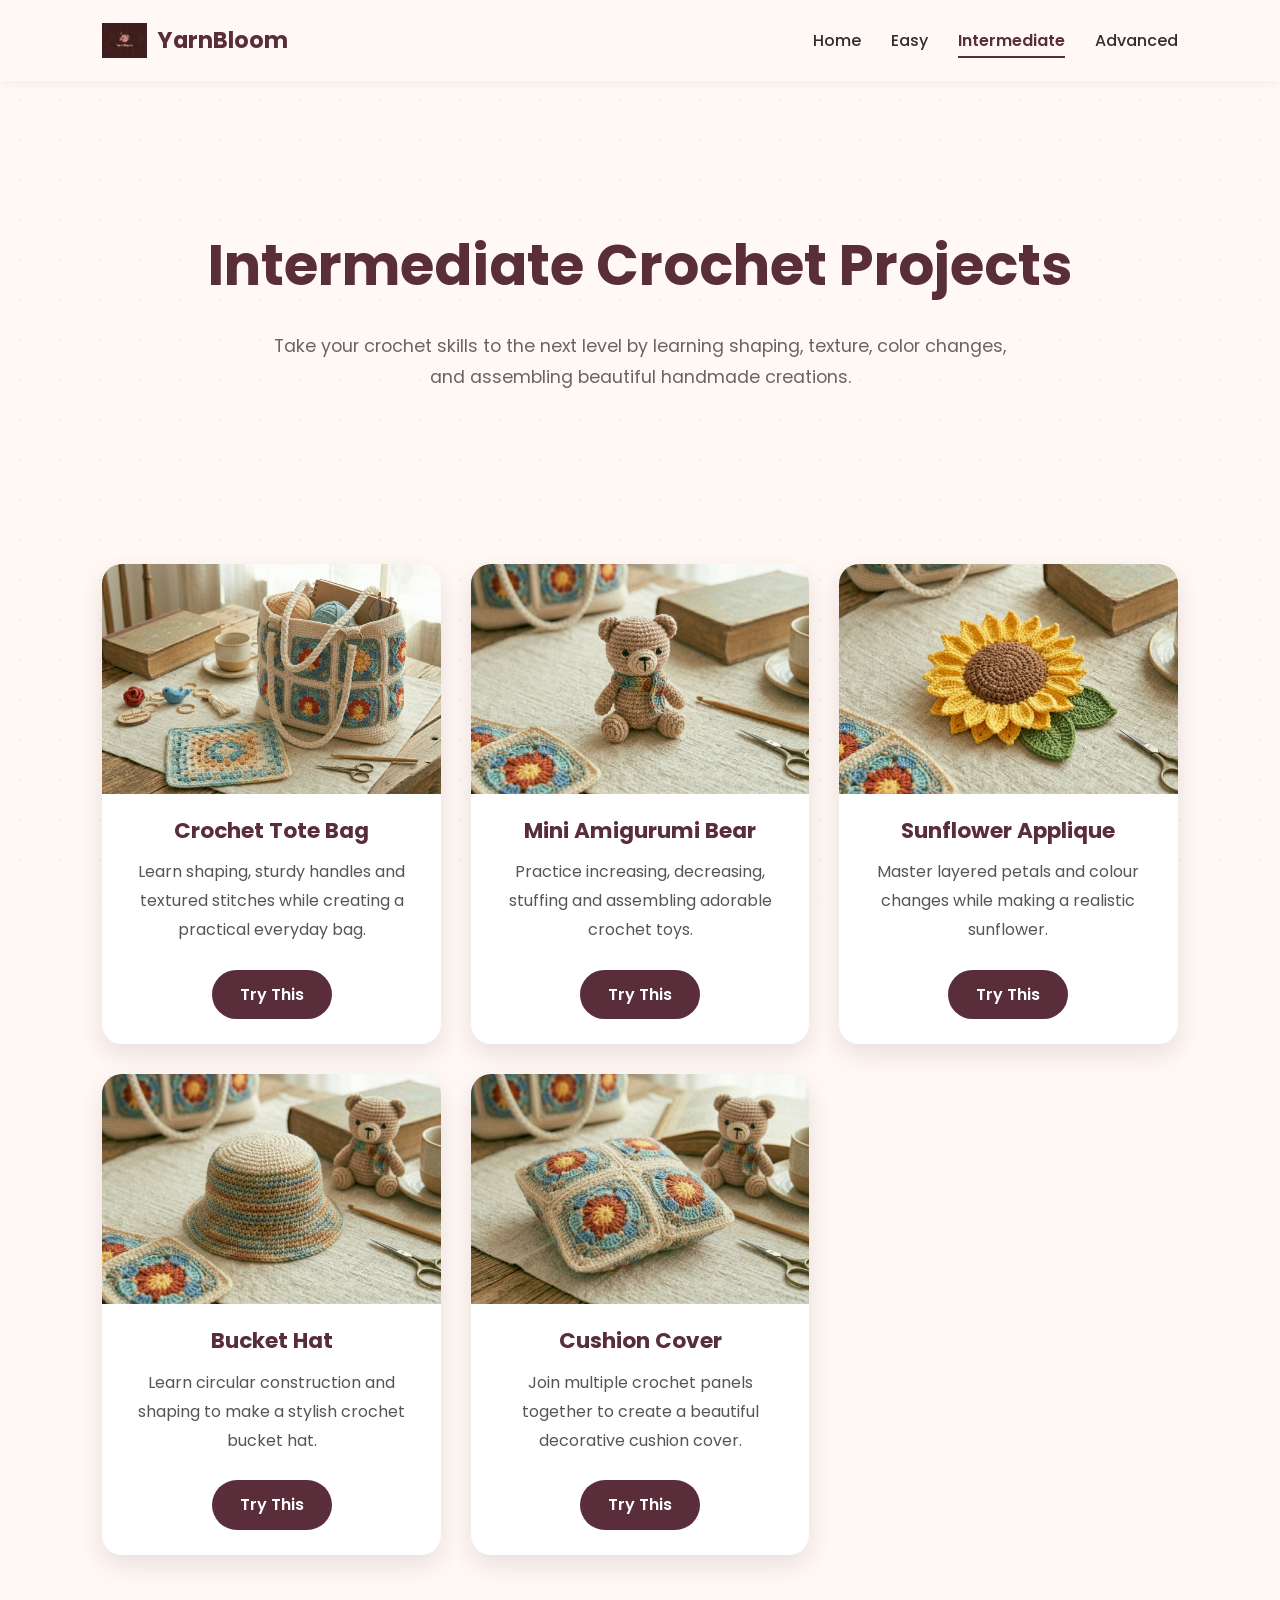
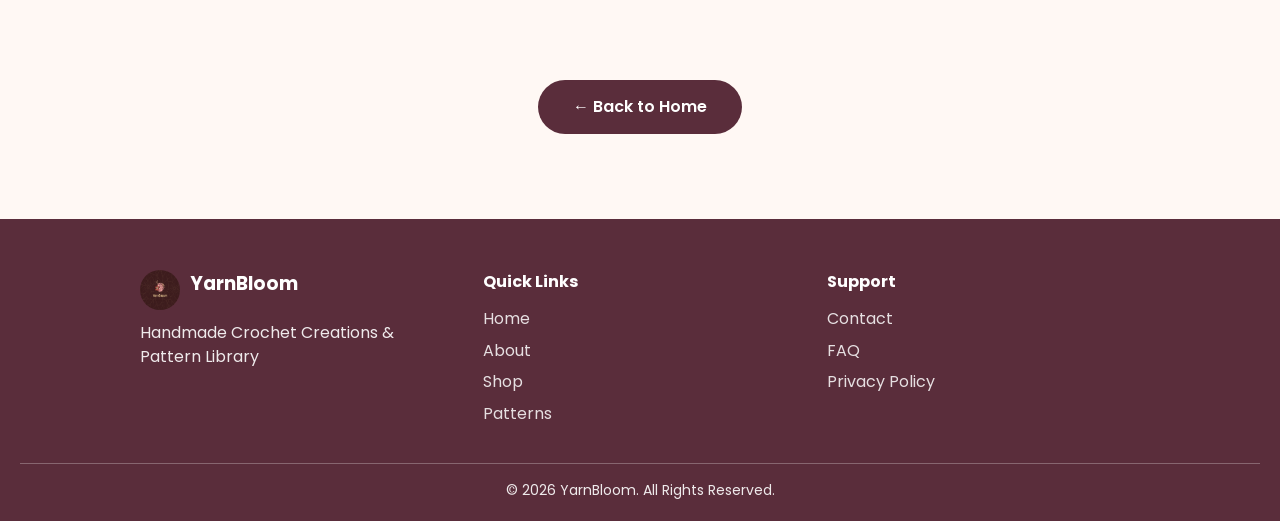
<file: levels/Intermediate.html>
<!doctype html>
<html lang="en">
  <head>
    <meta charset="UTF-8" />
    <meta name="viewport" content="width=device-width, initial-scale=1.0" />
    <title>Intermediate Crochet Projects | YarnBloom</title>

    <link rel="stylesheet" href="levels.css" />

    <link
      href="https://fonts.googleapis.com/css2?family=Poppins:wght@300;400;500;600;700&display=swap"
      rel="stylesheet"
    />
  </head>

  <body>
    <!-- ================= NAVBAR ================= -->

    <nav class="navbar">
      <div class="logo">
        <img src="../logo.png" alt="YarnBloom Logo" />
        <span>YarnBloom</span>
      </div>

      <ul class="nav-links">
        <li><a href="../index.html">Home</a></li>
        <li><a href="easy.html">Easy</a></li>
        <li><a href="intermediate.html" class="active">Intermediate</a></li>
        <li><a href="advanced.html">Advanced</a></li>
      </ul>
    </nav>

    <!-- ================= HERO ================= -->

    <section class="hero-level">
      <h1>Intermediate Crochet Projects</h1>

      <p>
        Take your crochet skills to the next level by learning shaping, texture,
        color changes, and assembling beautiful handmade creations.
      </p>
    </section>

    <!-- ================= PROJECTS ================= -->

    <section class="section">
      <div class="card-grid">
        <!-- Tote Bag -->

        <div class="card">
          <img src="images/totebag.png" alt="Crochet Tote Bag" />

          <h3>Crochet Tote Bag</h3>

          <p>
            Learn shaping, sturdy handles and textured stitches while creating a
            practical everyday bag.
          </p>

          <a href="#" class="card-btn" onclick="openPattern('toteBag')">
            Try This
          </a>
        </div>

        <!-- Amigurumi -->

        <div class="card">
          <img src="images/amigurumi.png" alt="Amigurumi Bear" />

          <h3>Mini Amigurumi Bear</h3>

          <p>
            Practice increasing, decreasing, stuffing and assembling adorable
            crochet toys.
          </p>

          <a href="#" class="card-btn" onclick="openPattern('bear')">
            Try This
          </a>
        </div>

        <!-- Sunflower -->

        <div class="card">
          <img src="images/sunflower.png" alt="Sunflower" />

          <h3>Sunflower Applique</h3>

          <p>
            Master layered petals and colour changes while making a realistic
            sunflower.
          </p>

          <a href="#" class="card-btn" onclick="openPattern('sunflower')">
            Try This
          </a>
        </div>

        <!-- Bucket Hat -->

        <div class="card">
          <img src="images/hat.png" alt="Bucket Hat" />

          <h3>Bucket Hat</h3>

          <p>
            Learn circular construction and shaping to make a stylish crochet
            bucket hat.
          </p>

          <a href="#" class="card-btn" onclick="openPattern('bucketHat')">
            Try This
          </a>
        </div>

        <!-- Cushion -->

        <div class="card">
          <img src="images/cushion.png" alt="Cushion Cover" />

          <h3>Cushion Cover</h3>

          <p>
            Join multiple crochet panels together to create a beautiful
            decorative cushion cover.
          </p>

          <a href="#" class="card-btn" onclick="openPattern('cushion')">
            Try This
          </a>
        </div>
      </div>
    </section>

    <!-- ================= POPUP ================= -->

    <div id="patternModal" class="modal">
      <div class="modal-content">
        <span class="close" onclick="closePattern()">&times;</span>

        <h2 id="patternTitle"></h2>

        <p id="patternDifficulty"></p>

        <div class="section-box">
          <h3>🧶 Materials</h3>
          <ul id="patternMaterials"></ul>
        </div>

        <div class="section-box">
          <h3>📖 Abbreviations</h3>
          <p id="patternAbbr"></p>
        </div>

        <div class="section-box">
          <h3>🪡 Steps</h3>
          <div id="patternSteps"></div>
        </div>
      </div>
    </div>

    <!-- ================= BACK BUTTON ================= -->

    <section class="back-home">
      <a href="../index.html" class="card-btn"> ← Back to Home </a>
    </section>

    <!-- ================= FOOTER ================= -->

    <footer>
      <div class="footer-container">
        <!-- COLUMN 1: Brand -->
        <div class="footer-col">
          <div class="footer-logo">
            <img src="../logo.png" alt="YarnBloom Logo" />
            <h3>YarnBloom</h3>
          </div>
          <p>Handmade Crochet Creations & Pattern Library</p>
        </div>

        <!-- COLUMN 2: Quick Links -->
        <div class="footer-col">
          <h4>Quick Links</h4>
          <a href="../index.html#home">Home</a>
          <a href="../index.html#about">About</a>
          <a href="../shop/shop.html">Shop</a>
          <a href="../index.html#patterns">Patterns</a>
        </div>

        <!-- COLUMN 3: Support -->
        <div class="footer-col">
          <h4>Support</h4>
          <a href="../index.html#contact">Contact</a>
          <a href="../index.html#faq">FAQ</a>
          <a href="#privacy">Privacy Policy</a>
        </div>
      </div>

      <div class="footer-bottom">
        <p>© 2026 YarnBloom. All Rights Reserved.</p>
      </div>
    </footer>

    <script src="../script.js"></script>
  </body>
</html>
</file>
<file: levels/levels.css>
/* =========================
   GOOGLE FONT & RESET
========================= */

* {
  margin: 0;
  padding: 0;
  box-sizing: border-box;
  scroll-behavior: smooth;
}

:root {
  --primary: #5a2d3b;
  --secondary: #d89ca4;
  --accent: #e7d4a5;
  --background: #fff8f4;
  --white: #ffffff;
  --text: #2f2f2f;
  --shadow: 0 10px 25px rgba(90, 45, 59, 0.12);
}

body {
  font-family: "Poppins", sans-serif;
  background: var(--background);
  color: var(--text);
  line-height: 1.6;
}

/* =========================
   DECORATIVE BACKGROUND
========================= */

body::before {
  content: "";

  position: fixed;
  inset: 0;

  background-image: radial-gradient(
    rgba(216, 156, 164, 0.15) 1px,
    transparent 1px
  );

  background-size: 40px 40px;

  pointer-events: none;

  z-index: -1;
}

/* =========================
   NAVBAR
========================= */

.navbar {
  position: sticky;

  top: 0;

  width: 100%;

  padding: 18px 8%;

  background: rgba(255, 248, 244, 0.96);

  backdrop-filter: blur(10px);

  display: flex;

  justify-content: space-between;

  align-items: center;

  z-index: 1000;

  box-shadow: 0 2px 10px rgba(0, 0, 0, 0.05);
}

.logo {
  display: flex;

  align-items: center;

  gap: 10px;

  font-size: 1.4rem;

  font-weight: 700;

  color: var(--primary);
}

.logo img {
  width: 45px;

  height: 45px;

  object-fit: contain;
}

.nav-links {
  display: flex;

  list-style: none;

  gap: 30px;
}

.nav-links a {
  text-decoration: none;

  color: var(--text);

  font-weight: 500;

  transition: 0.3s;

  position: relative;
}

.nav-links a:hover {
  color: var(--primary);
}

.nav-links a::after {
  content: "";

  position: absolute;

  left: 0;

  bottom: -6px;

  width: 0;

  height: 2px;

  background: var(--primary);

  transition: 0.3s;
}

.nav-links a:hover::after {
  width: 100%;
}

.nav-links a.active {
  color: var(--primary);

  font-weight: 600;
}

.nav-links a.active::after {
  width: 100%;
}

/* =========================
   HERO
========================= */

.hero-level {
  padding: 140px 10% 90px;

  text-align: center;
}

.hero-level h1 {
  font-size: 3.5rem;

  color: var(--primary);

  margin-bottom: 20px;
}

.hero-level p {
  max-width: 750px;

  margin: auto;

  color: #666;

  font-size: 1.1rem;

  line-height: 1.8;
}

/* =========================
   SECTION
========================= */

.section {
  padding: 80px 8%;
}

.section-title {
  text-align: center;

  margin-bottom: 50px;
}

.section-title h2 {
  font-size: 2.5rem;

  color: var(--primary);

  margin-bottom: 10px;
}

.section-title p {
  color: #666;

  font-size: 1rem;
}

/* =========================
   CARD GRID
========================= */

.card-grid {
  display: grid;

  grid-template-columns: repeat(auto-fit, minmax(280px, 1fr));

  gap: 30px;

  align-items: stretch;
}

/* =========================
   PROJECT CARD
========================= */

.card {
  background: var(--white);

  border-radius: 20px;

  overflow: hidden;

  box-shadow: var(--shadow);

  transition: 0.35s ease;

  display: flex;

  flex-direction: column;

  text-align: center;
}

.card:hover {
  transform: translateY(-10px);

  box-shadow: 0 15px 35px rgba(90, 45, 59, 0.18);
}

/* =========================
   CARD IMAGE
========================= */

.card img {
  width: 100%;

  height: 230px;

  object-fit: cover;

  transition: 0.4s;
}

.card:hover img {
  transform: scale(1.05);
}

/* =========================
   CARD CONTENT
========================= */

.card h3 {
  color: var(--primary);

  padding: 20px 20px 10px;

  font-size: 1.35rem;
}

.card p {
  padding: 0 20px;

  color: #555;

  line-height: 1.8;

  flex: 1;
}

/* =========================
   TRY THIS BUTTON
========================= */

.card-btn {
  display: inline-block;

  margin: 25px auto;

  padding: 12px 28px;

  background: var(--primary);

  color: white;

  text-decoration: none;

  border-radius: 30px;

  font-weight: 600;

  transition: 0.3s;
}

.card-btn:hover {
  background: var(--secondary);

  color: white;

  transform: translateY(-3px);
}

/* =========================
   DIFFICULTY BADGE
========================= */

.badge {
  display: inline-block;

  margin-top: 15px;

  padding: 6px 16px;

  border-radius: 20px;

  font-size: 0.85rem;

  font-weight: 600;

  color: white;
}

.easy {
  background: #6aa84f;
}

.intermediate {
  background: #f4b400;
}

.advanced {
  background: #c0392b;
}

/* =========================
   BACK BUTTON
========================= */

.back-home {
  text-align: center;

  padding: 20px 0 60px;
}

.back-home .card-btn {
  padding: 14px 35px;

  font-size: 1rem;
}

/* =========================
   SMALL ANIMATION
========================= */

@keyframes fadeUp {
  from {
    opacity: 0;

    transform: translateY(25px);
  }

  to {
    opacity: 1;

    transform: translateY(0);
  }
}

.card {
  animation: fadeUp 0.8s ease;
}

/* =========================
   POPUP MODAL
========================= */

.modal {
  display: none;

  position: fixed;

  left: 0;
  top: 0;

  width: 100%;
  height: 100%;

  background: rgba(0, 0, 0, 0.55);

  z-index: 9999;

  overflow: auto;
  padding: 30px;

  animation: fadeIn 0.3s;
}

/* =========================
   MODAL CONTENT
========================= */

.modal-content {
  background: var(--white);

  width: 90%;
  max-width: 900px;
  height: 90vh;
  overflow-y: auto;
  margin: 20px auto;

  padding: 35px;

  border-radius: 25px;

  box-shadow: 0 20px 45px rgba(0, 0, 0, 0.25);

  position: relative;

  animation: popup 0.35s ease;
}

/* =========================
   CLOSE BUTTON
========================= */

.close {
  position: absolute;

  top: 18px;
  right: 25px;

  font-size: 34px;

  color: var(--primary);

  cursor: pointer;

  transition: 0.3s;
}

.close:hover {
  transform: rotate(90deg);

  color: #d64545;
}

/* =========================
   MODAL TITLE
========================= */

#patternTitle {
  color: var(--primary);

  text-align: center;

  margin-bottom: 10px;

  font-size: 2rem;
}

#patternDifficulty {
  text-align: center;

  color: #777;

  margin-bottom: 30px;

  font-weight: 600;
}

/* =========================
   INFORMATION BOXES
========================= */

.section-box {
  background: #fff8f4;

  border-left: 5px solid var(--primary);

  border-radius: 15px;

  padding: 20px;

  margin-bottom: 22px;
}

.section-box h3 {
  color: var(--primary);

  margin-bottom: 15px;
}

.section-box p {
  color: #555;

  line-height: 1.8;
}

.section-box ul {
  padding-left: 25px;
}

.section-box li {
  margin-bottom: 10px;

  color: #444;
}

/* =========================
   PATTERN STEPS
========================= */

#patternSteps {
  display: flex;

  flex-direction: column;

  gap: 12px;
}

.step {
  background: white;

  border-radius: 12px;

  padding: 15px 18px;

  box-shadow: 0 4px 12px rgba(0, 0, 0, 0.06);

  line-height: 1.8;
}

/* =========================
   FOOTER
========================= */

footer {
  background: var(--primary);
  color: white;
  padding: 50px 20px 20px;
}

.footer-container {
  display: flex;
  justify-content: space-between;
  flex-wrap: wrap;
  max-width: 1000px;
  margin: auto;
  gap: 30px;
}

.footer-col {
  flex: 1;
  min-width: 200px;
}

.footer-col h3,
.footer-col h4 {
  margin-bottom: 12px;
}

.footer-col p {
  opacity: 0.9;
  line-height: 1.5;
}

/* Links */
.footer-col a {
  display: block;
  text-decoration: none;
  color: white;
  margin: 6px 0;
  opacity: 0.85;
  transition: 0.3s;
}

.footer-col a:hover {
  opacity: 1;
  transform: translateX(5px);
}

/* Bottom section */
.footer-bottom {
  text-align: center;
  margin-top: 30px;
  padding-top: 15px;
  border-top: 1px solid rgba(255, 255, 255, 0.3);
  font-size: 14px;
  opacity: 0.9;
}

.footer-logo {
  display: flex;
  align-items: center;
  gap: 10px;
  margin-bottom: 10px;
}

.footer-logo img {
  width: 40px;
  height: 40px;
  border-radius: 50%;
}

body::before {
  content: "";
  position: fixed;
  inset: 0;

  background-image: radial-gradient(
    rgba(216, 156, 164, 0.15) 1px,
    transparent 1px
  );

  background-size: 40px 40px;
  pointer-events: none;
  z-index: -1;
}
/* =========================
   ANIMATIONS
========================= */

@keyframes popup {
  from {
    transform: translateY(-30px) scale(0.95);

    opacity: 0;
  }

  to {
    transform: translateY(0) scale(1);

    opacity: 1;
  }
}

@keyframes fadeIn {
  from {
    opacity: 0;
  }

  to {
    opacity: 1;
  }
}

/* =========================
   RESPONSIVE DESIGN
========================= */

@media (max-width: 992px) {
  .hero-level h1 {
    font-size: 3rem;
  }

  .card-grid {
    grid-template-columns: repeat(auto-fit, minmax(260px, 1fr));
  }
}

@media (max-width: 768px) {
  .navbar {
    flex-direction: column;

    gap: 15px;

    padding: 20px;
  }

  .nav-links {
    flex-wrap: wrap;

    justify-content: center;

    gap: 18px;
  }

  .hero-level {
    padding: 120px 8% 70px;
  }

  .hero-level h1 {
    font-size: 2.4rem;
  }

  .hero-level p {
    font-size: 1rem;
  }

  .section {
    padding: 60px 6%;
  }

  .card-grid {
    grid-template-columns: 1fr;
  }

  .card img {
    height: 220px;
  }

  .modal-content {
    width: 95%;

    margin: 30px auto;

    padding: 25px;
  }

  #patternTitle {
    font-size: 1.7rem;
  }
}

@media (max-width: 480px) {
  .hero-level h1 {
    font-size: 2rem;
  }

  .hero-level p {
    font-size: 0.95rem;
  }

  .logo {
    font-size: 1.2rem;
  }

  .logo img {
    width: 40px;

    height: 40px;
  }

  .card {
    border-radius: 15px;
  }

  .card h3 {
    font-size: 1.2rem;
  }

  .card-btn {
    width: 85%;

    text-align: center;
  }
}

/* =========================
   SCROLLBAR
========================= */

::-webkit-scrollbar {
  width: 10px;
}

::-webkit-scrollbar-track {
  background: #f5ece8;
}

::-webkit-scrollbar-thumb {
  background: var(--secondary);

  border-radius: 20px;
}

::-webkit-scrollbar-thumb:hover {
  background: var(--primary);
}

/* =========================
   TEXT SELECTION
========================= */

::selection {
  background: var(--secondary);

  color: white;
}

/* =========================
   SMOOTH TRANSITIONS
========================= */

a,
button,
.card,
.card img,
.card-btn,
.close {
  transition: 0.3s ease;
}

/* =========================
   END OF FILE
========================= */
</file>
